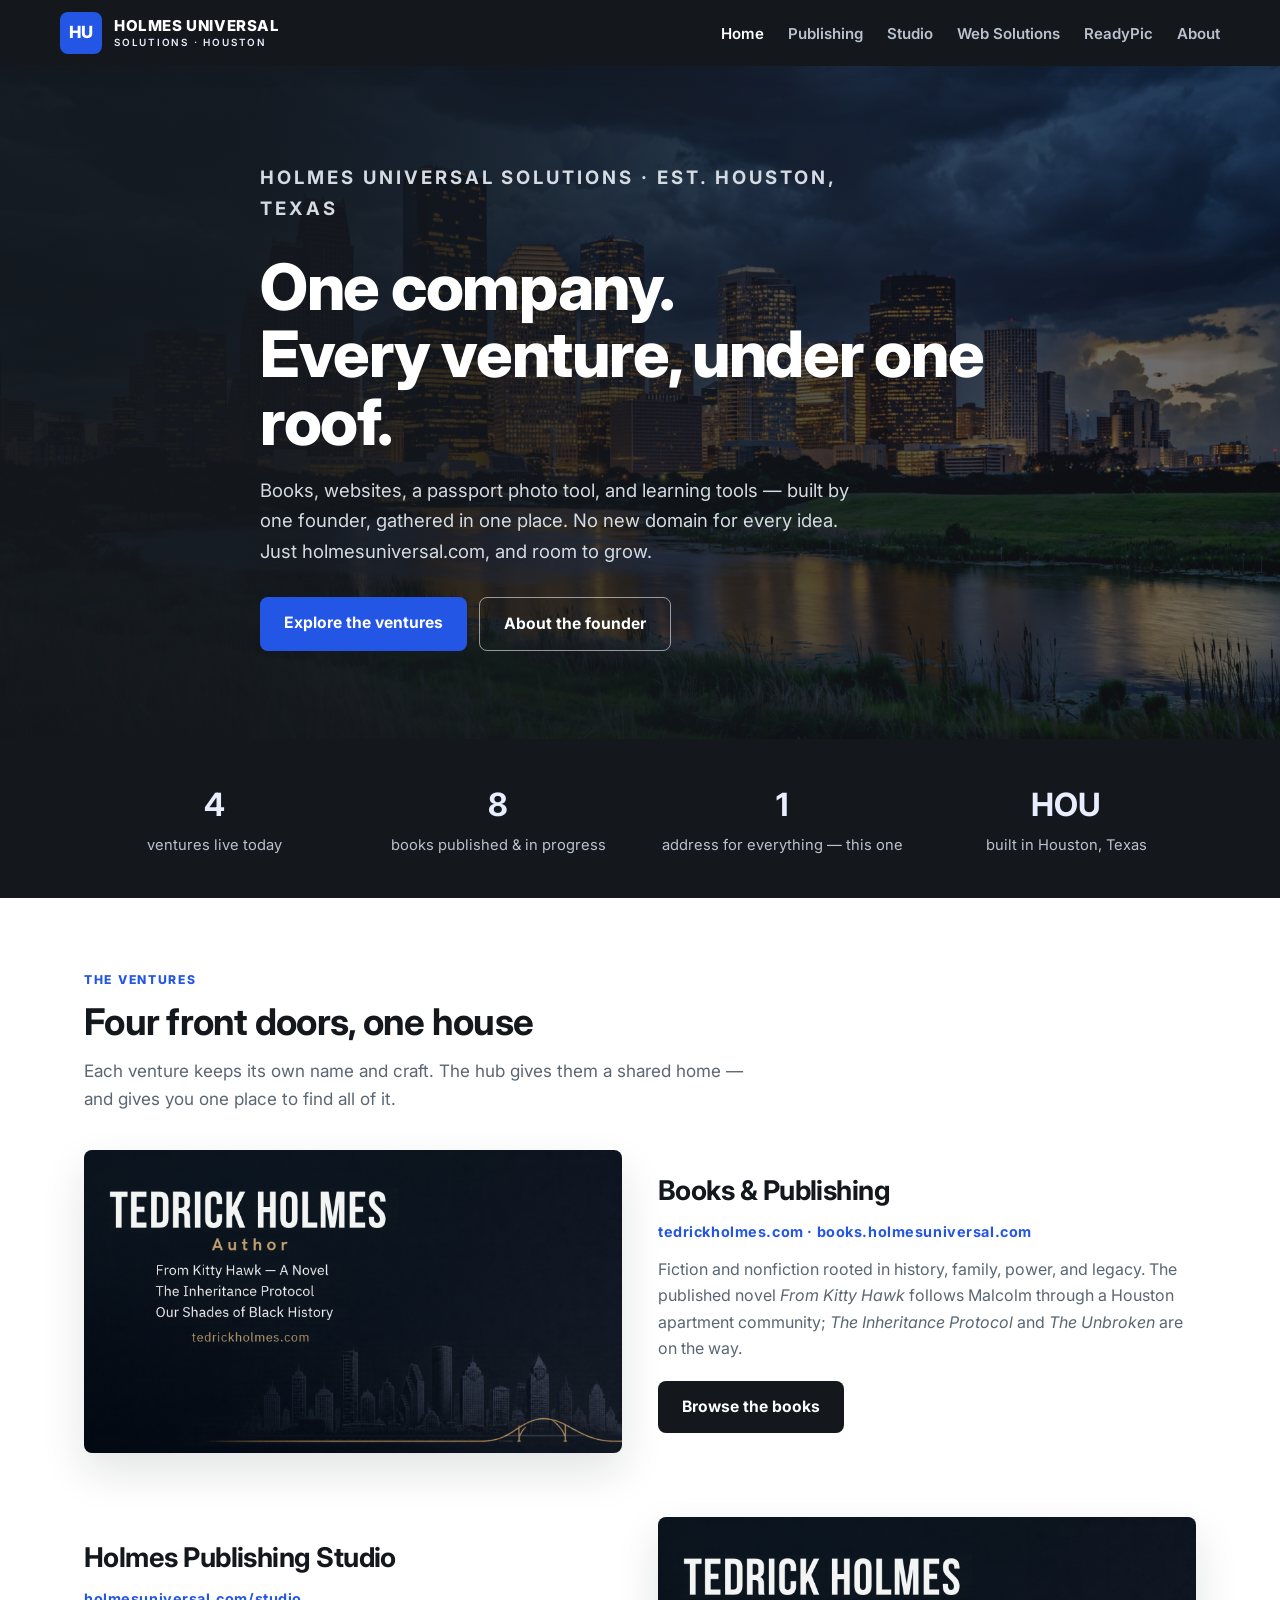
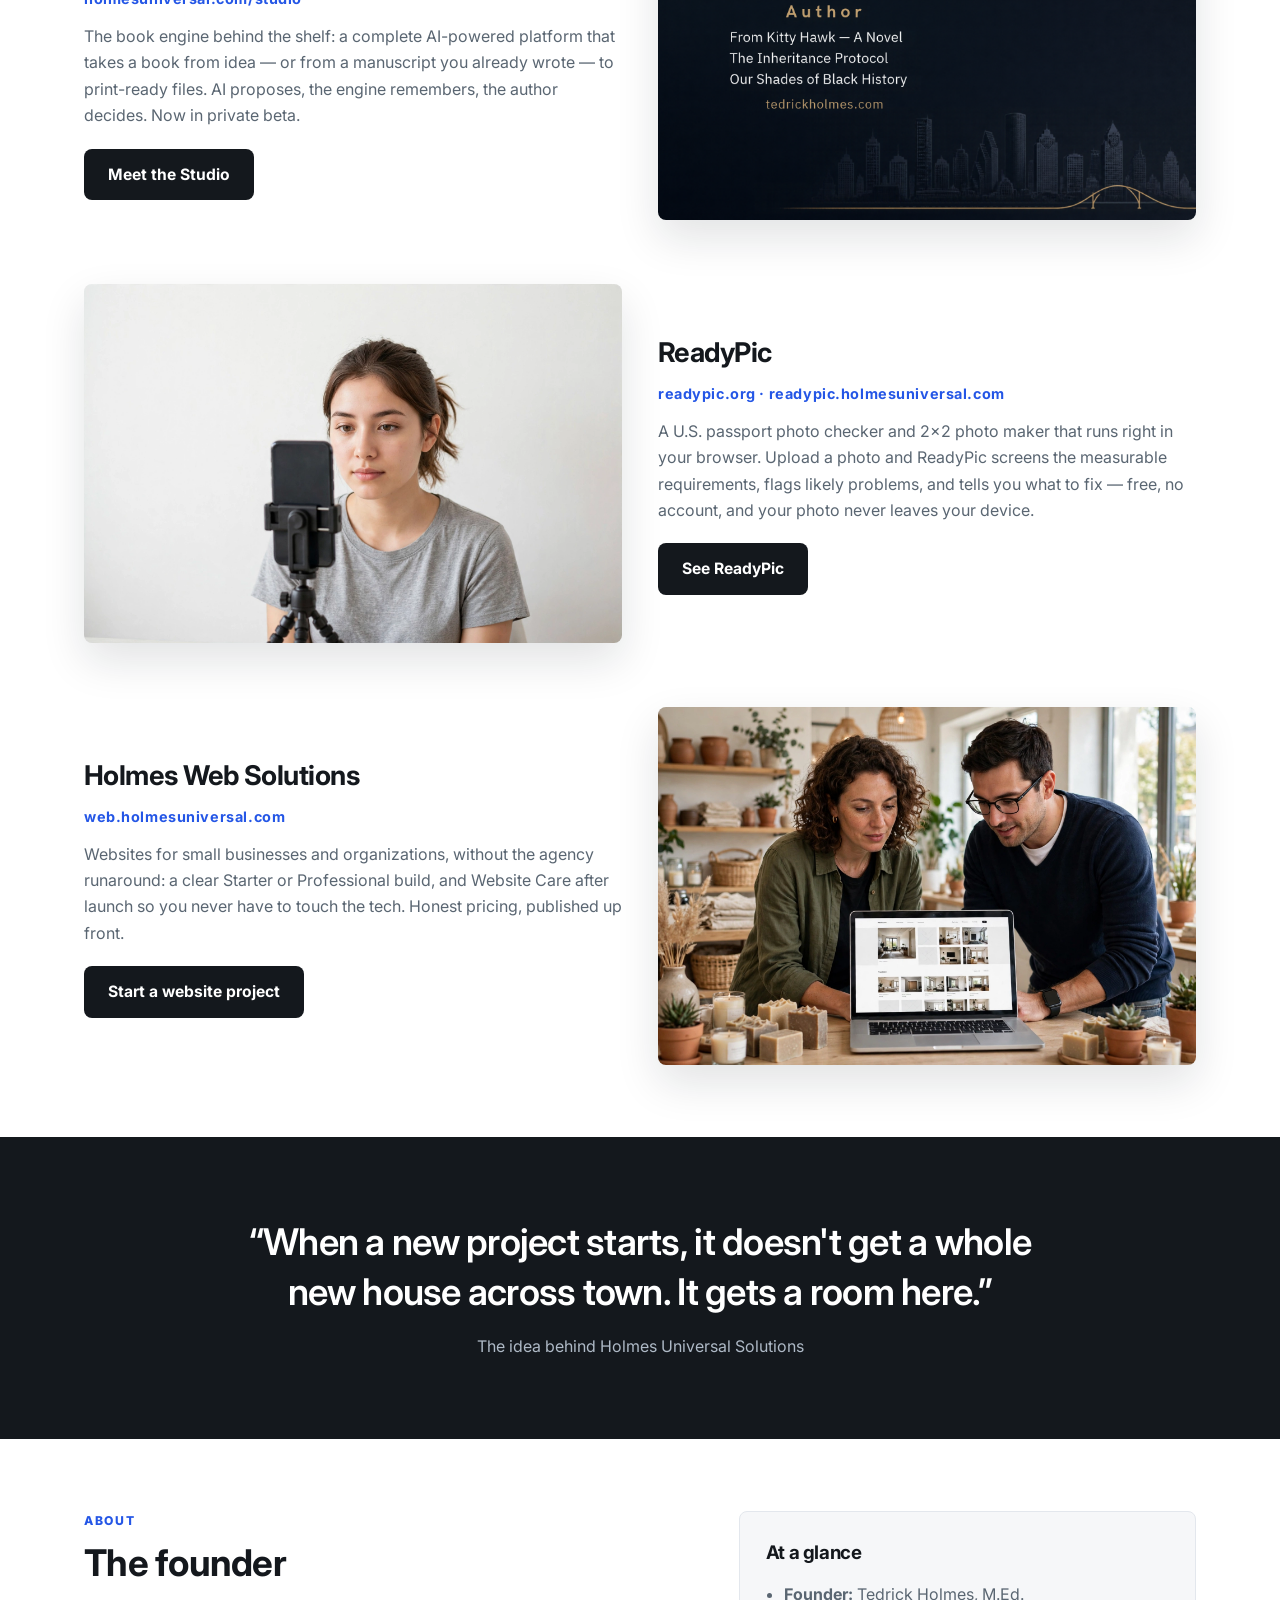
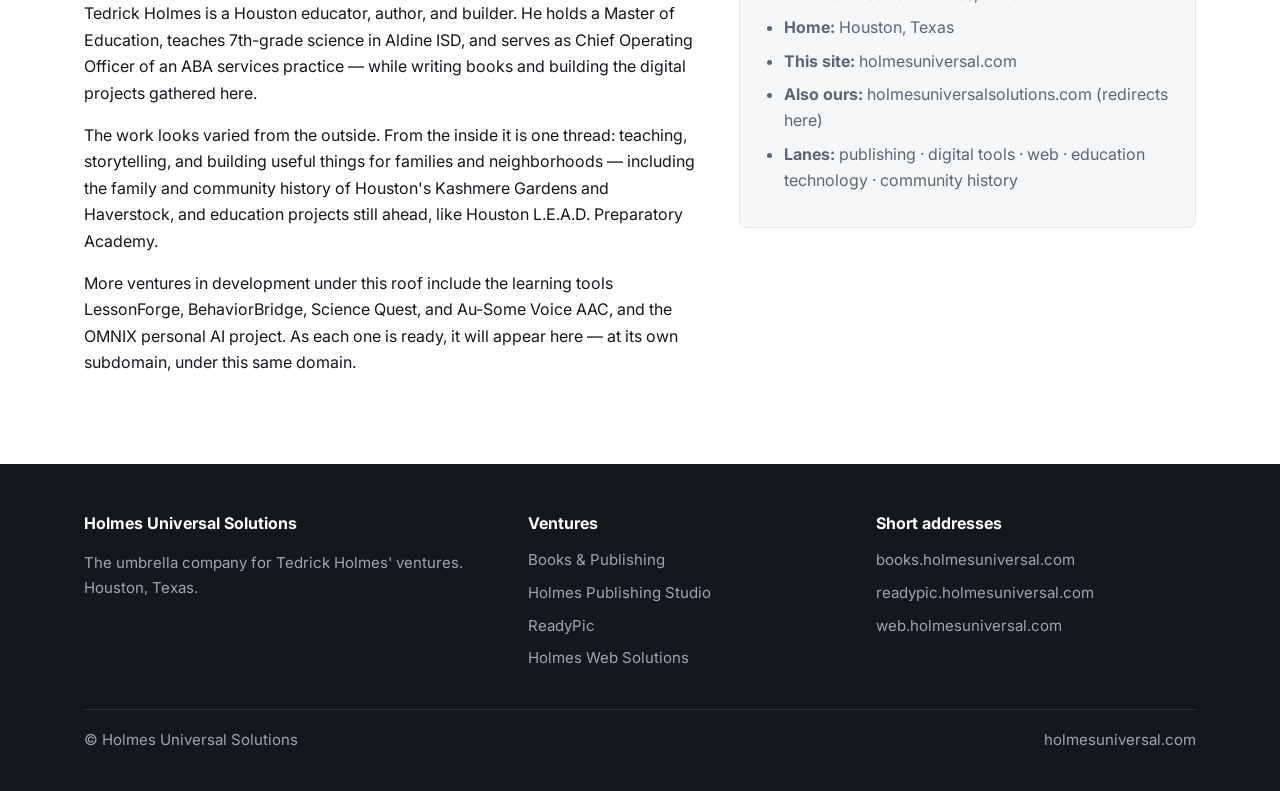
<file: index.html>
<!doctype html>
<html lang="en">
<head>
<meta charset="utf-8">
<meta name="viewport" content="width=device-width, initial-scale=1">
<title>Holmes Universal Solutions | Tedrick Holmes' Ventures — Houston, TX</title>
<meta name="description" content="Holmes Universal Solutions is Tedrick Holmes' Houston umbrella company: books and publishing, Holmes Web Solutions, and ReadyPic, the U.S. passport photo checker — one home at holmesuniversal.com.">
<meta name="author" content="Tedrick Holmes">
<meta name="robots" content="index, follow">
<link rel="canonical" href="https://holmesuniversal.com/">
<meta name="theme-color" content="#14181D">
<link rel="icon" type="image/svg+xml" href="/favicon.svg">
<link rel="preconnect" href="https://fonts.googleapis.com">
<link rel="preconnect" href="https://fonts.gstatic.com" crossorigin>
<meta property="og:type" content="website">
<meta property="og:site_name" content="Holmes Universal Solutions">
<meta property="og:title" content="Holmes Universal Solutions | Tedrick Holmes' Ventures — Houston, TX">
<meta property="og:description" content="Holmes Universal Solutions is Tedrick Holmes' Houston umbrella company: books and publishing, Holmes Web Solutions, and ReadyPic, the U.S. passport photo checker — one home at holmesuniversal.com.">
<meta property="og:url" content="https://holmesuniversal.com/">
<meta property="og:image" content="https://holmesuniversal.com/assets/hero-houston.webp">
<meta name="twitter:card" content="summary_large_image">
<meta name="twitter:title" content="Holmes Universal Solutions | Tedrick Holmes' Ventures — Houston, TX">
<meta name="twitter:description" content="Holmes Universal Solutions is Tedrick Holmes' Houston umbrella company: books and publishing, Holmes Web Solutions, and ReadyPic, the U.S. passport photo checker — one home at holmesuniversal.com.">
<meta name="twitter:image" content="https://holmesuniversal.com/assets/hero-houston.webp">
<script type="application/ld+json">
{
  "@context": "https://schema.org",
  "@type": "Organization",
  "name": "Holmes Universal Solutions",
  "url": "https://holmesuniversal.com/",
  "description": "Houston umbrella company for Tedrick Holmes' publishing, web, and digital tool ventures.",
  "address": { "@type": "PostalAddress", "addressLocality": "Houston", "addressRegion": "TX", "addressCountry": "US" },
  "founder": { "@type": "Person", "name": "Tedrick Holmes", "jobTitle": "Founder", "url": "https://tedrickholmes.com" },
  "sameAs": [ "https://tedrickholmes.com", "https://readypic.org" ],
  "subOrganization": [
    { "@type": "Organization", "name": "Holmes Publishing", "url": "https://holmesuniversal.com/publishing/" },
    { "@type": "Organization", "name": "Holmes Publishing Studio", "url": "https://holmesuniversal.com/studio/" },
    { "@type": "Organization", "name": "Holmes Web Solutions", "url": "https://holmesuniversal.com/web/" },
    { "@type": "Organization", "name": "ReadyPic", "url": "https://readypic.org" }
  ]
}
</script>
<link rel="stylesheet" href="/styles.css">
</head>
<body>

<header class="site-header">
  <div class="wrap nav">
    <a class="brand" href="/"><span class="mono">HU</span><span class="name">HOLMES UNIVERSAL<small>SOLUTIONS &middot; HOUSTON</small></span></a>
    <nav><ul>
      <li><a href="/" class="active">Home</a></li>
      <li><a href="/publishing/">Publishing</a></li>
      <li><a href="/studio/">Studio</a></li>
      <li><a href="/web/">Web Solutions</a></li>
      <li><a href="/readypic/">ReadyPic</a></li>
      <li><a href="#about">About</a></li>
    </ul></nav>
  </div>
</header>

<div class="hero">
  <img class="bg" fetchpriority="high" src="/assets/hero-houston.webp" alt="Downtown Houston skyline at dusk">
  <div class="shade"></div>
  <div class="wrap inner">
    <p class="kicker">Holmes Universal Solutions &middot; Est. Houston, Texas</p>
    <h1>One company.<br>Every venture, under one roof.</h1>
    <p>Books, websites, a passport photo tool, and learning tools — built by one founder, gathered in one place. No new domain for every idea. Just holmesuniversal.com, and room to grow.</p>
    <div class="btns">
      <a class="btn btn-gold" href="#ventures">Explore the ventures</a>
      <a class="btn btn-line" href="#about">About the founder</a>
    </div>
  </div>
</div>

<div class="strip">
  <div class="wrap grid">
    <div><strong>4</strong><span>ventures live today</span></div>
    <div><strong>8</strong><span>books published &amp; in progress</span></div>
    <div><strong>1</strong><span>address for everything — this one</span></div>
    <div><strong>HOU</strong><span>built in Houston, Texas</span></div>
  </div>
</div>

<section id="ventures">
  <div class="wrap">
    <p class="eyebrow">The Ventures</p>
    <h2>Four front doors, one house</h2>
    <p class="lead">Each venture keeps its own name and craft. The hub gives them a shared home — and gives you one place to find all of it.</p>

    <div class="venture">
      <div class="media"><img loading="lazy" decoding="async" src="/assets/books-cover.png" alt="Tedrick Holmes book covers artwork — From Kitty Hawk, The Inheritance Protocol, and Our Shades of Black History"></div>
      <div>
        <h3>Books &amp; Publishing</h3>
        <p class="domain">tedrickholmes.com &middot; books.holmesuniversal.com</p>
        <p>Fiction and nonfiction rooted in history, family, power, and legacy. The published novel <em>From Kitty Hawk</em> follows Malcolm through a Houston apartment community; <em>The Inheritance Protocol</em> and <em>The Unbroken</em> are on the way.</p>
        <a class="btn btn-navy" href="/publishing/">Browse the books</a>
      </div>
    </div>

    <div class="venture reverse">
      <div class="media"><img loading="lazy" decoding="async" src="/assets/books-cover.png" alt="Book covers produced under Holmes Publishing"></div>
      <div>
        <h3>Holmes Publishing Studio</h3>
        <p class="domain">holmesuniversal.com/studio</p>
        <p>The book engine behind the shelf: a complete AI-powered platform that takes a book from idea — or from a manuscript you already wrote — to print-ready files. AI proposes, the engine remembers, the author decides. Now in private beta.</p>
        <a class="btn btn-navy" href="/studio/">Meet the Studio</a>
      </div>
    </div>

    <div class="venture">
      <div class="media"><img loading="lazy" decoding="async" src="/assets/readypic.webp" alt="Taking a passport-style photo at home with a phone on a tripod against a white wall"></div>
      <div>
        <h3>ReadyPic</h3>
        <p class="domain">readypic.org &middot; readypic.holmesuniversal.com</p>
        <p>A U.S. passport photo checker and 2×2 photo maker that runs right in your browser. Upload a photo and ReadyPic screens the measurable requirements, flags likely problems, and tells you what to fix — free, no account, and your photo never leaves your device.</p>
        <a class="btn btn-navy" href="/readypic/">See ReadyPic</a>
      </div>
    </div>

    <div class="venture reverse">
      <div class="media"><img loading="lazy" decoding="async" src="/assets/web.webp" alt="A small business owner reviewing her new website with a designer"></div>
      <div>
        <h3>Holmes Web Solutions</h3>
        <p class="domain">web.holmesuniversal.com</p>
        <p>Websites for small businesses and organizations, without the agency runaround: a clear Starter or Professional build, and Website Care after launch so you never have to touch the tech. Honest pricing, published up front.</p>
        <a class="btn btn-navy" href="/web/">Start a website project</a>
      </div>
    </div>

  </div>
</section>

<div class="manifesto">
  <div class="wrap">
    <blockquote>&ldquo;When a new project starts, it doesn't get a whole new house across town. It gets a room here.&rdquo;</blockquote>
    <p>The idea behind Holmes Universal Solutions</p>
  </div>
</div>

<section id="about">
  <div class="wrap two">
    <div>
      <p class="eyebrow">About</p>
      <h2>The founder</h2>
      <p>Tedrick Holmes is a Houston educator, author, and builder. He holds a Master of Education, teaches 7th-grade science in Aldine ISD, and serves as Chief Operating Officer of an ABA services practice — while writing books and building the digital projects gathered here.</p>
      <p>The work looks varied from the outside. From the inside it is one thread: teaching, storytelling, and building useful things for families and neighborhoods — including the family and community history of Houston's Kashmere Gardens and Haverstock, and education projects still ahead, like Houston L.E.A.D. Preparatory Academy.</p>
      <p>More ventures in development under this roof include the learning tools LessonForge, BehaviorBridge, Science Quest, and Au-Some Voice AAC, and the OMNIX personal AI project. As each one is ready, it will appear here — at its own subdomain, under this same domain.</p>
    </div>
    <aside class="facts">
      <h3 class="serif">At a glance</h3>
      <ul>
        <li><strong>Founder:</strong> Tedrick Holmes, M.Ed.</li>
        <li><strong>Home:</strong> Houston, Texas</li>
        <li><strong>This site:</strong> holmesuniversal.com</li>
        <li><strong>Also ours:</strong> holmesuniversalsolutions.com (redirects here)</li>
        <li><strong>Lanes:</strong> publishing &middot; digital tools &middot; web &middot; education technology &middot; community history</li>
      </ul>
    </aside>
  </div>
</section>

<footer>
  <div class="wrap">
    <div class="cols">
      <div>
        <h4>Holmes Universal Solutions</h4>
        <p>The umbrella company for Tedrick Holmes' ventures.<br>Houston, Texas.</p>
      </div>
      <div>
        <h4>Ventures</h4>
        <ul>
          <li><a href="/publishing/">Books &amp; Publishing</a></li>
          <li><a href="/studio/">Holmes Publishing Studio</a></li>
          <li><a href="/readypic/">ReadyPic</a></li>
          <li><a href="/web/">Holmes Web Solutions</a></li>
        </ul>
      </div>
      <div>
        <h4>Short addresses</h4>
        <ul>
          <li>books.holmesuniversal.com</li>
          <li>readypic.holmesuniversal.com</li>
          <li>web.holmesuniversal.com</li>
        </ul>
      </div>
    </div>
    <div class="fine">
      <span>&copy; Holmes Universal Solutions</span>
      <span>holmesuniversal.com</span>
    </div>
  </div>
</footer>

</body>
</html>
</file>
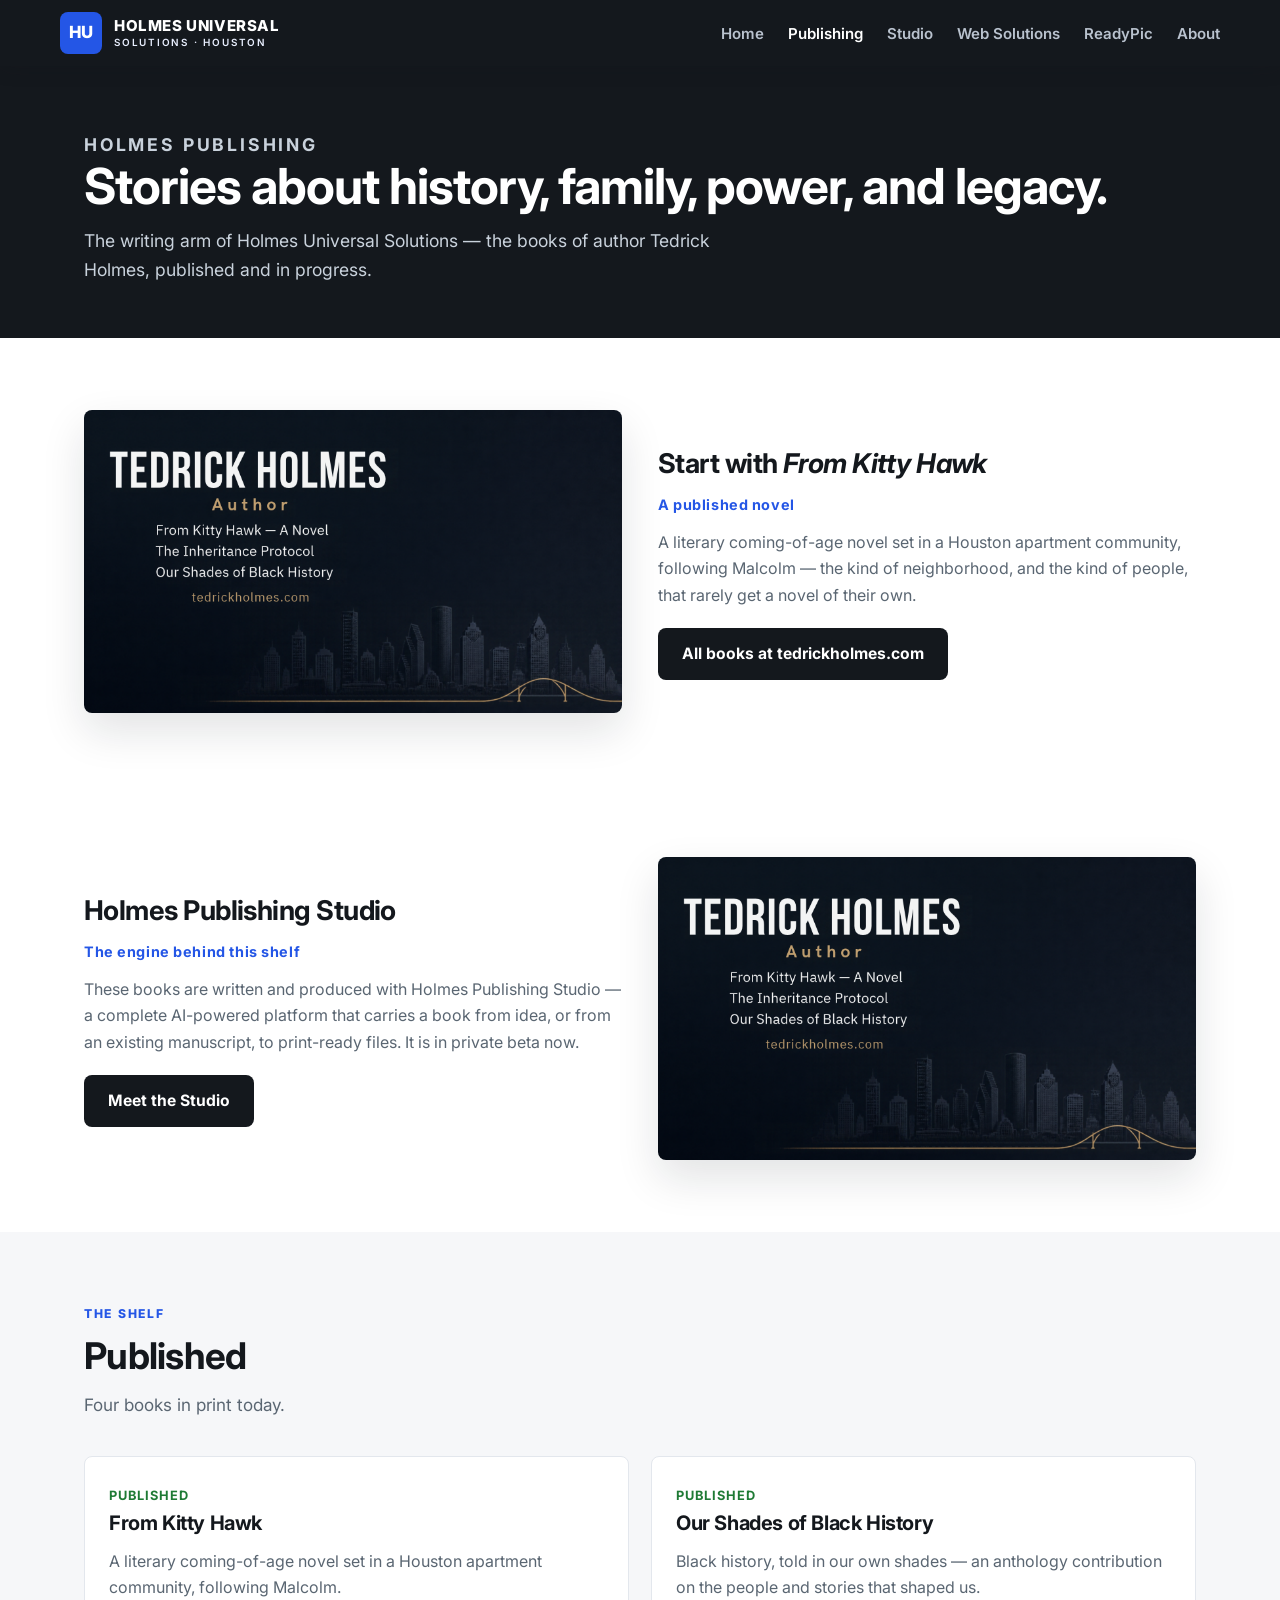
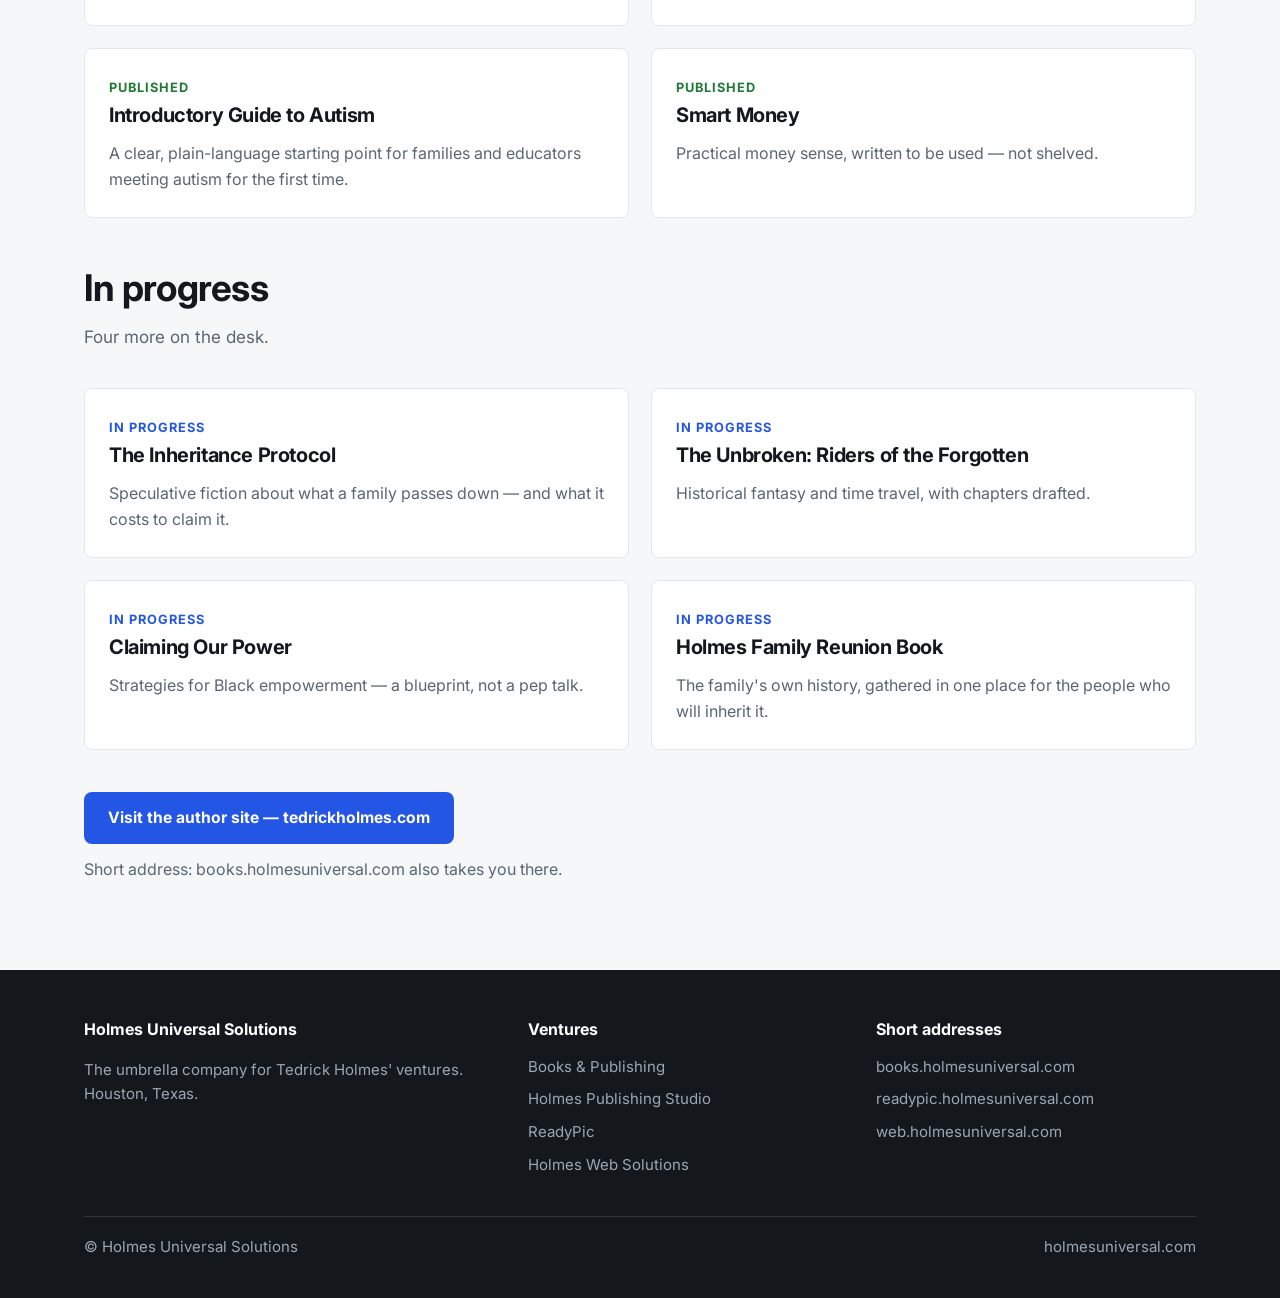
<file: publishing/index.html>
<!doctype html>
<html lang="en">
<head>
<meta charset="utf-8">
<meta name="viewport" content="width=device-width, initial-scale=1">
<title>Books by Tedrick Holmes | Holmes Publishing — Houston Author</title>
<meta name="description" content="The books of Houston author Tedrick Holmes: From Kitty Hawk, Our Shades of Black History, Introductory Guide to Autism, and Smart Money in print, with The Inheritance Protocol and The Unbroken in progress.">
<meta name="author" content="Tedrick Holmes">
<meta name="robots" content="index, follow">
<link rel="canonical" href="https://holmesuniversal.com/publishing/">
<meta name="theme-color" content="#14181D">
<link rel="icon" type="image/svg+xml" href="/favicon.svg">
<link rel="preconnect" href="https://fonts.googleapis.com">
<link rel="preconnect" href="https://fonts.gstatic.com" crossorigin>
<meta property="og:type" content="website">
<meta property="og:site_name" content="Holmes Universal Solutions">
<meta property="og:title" content="Books by Tedrick Holmes | Holmes Publishing — Houston Author">
<meta property="og:description" content="The books of Houston author Tedrick Holmes: From Kitty Hawk, Our Shades of Black History, Introductory Guide to Autism, and Smart Money in print, with The Inheritance Protocol and The Unbroken in progress.">
<meta property="og:url" content="https://holmesuniversal.com/publishing/">
<meta property="og:image" content="https://holmesuniversal.com/assets/books-cover.png">
<meta name="twitter:card" content="summary_large_image">
<meta name="twitter:title" content="Books by Tedrick Holmes | Holmes Publishing — Houston Author">
<meta name="twitter:description" content="The books of Houston author Tedrick Holmes: From Kitty Hawk, Our Shades of Black History, Introductory Guide to Autism, and Smart Money in print, with The Inheritance Protocol and The Unbroken in progress.">
<meta name="twitter:image" content="https://holmesuniversal.com/assets/books-cover.png">
<script type="application/ld+json">
{
  "@context": "https://schema.org",
  "@type": "ItemList",
  "name": "Books by Tedrick Holmes",
  "itemListElement": [
    { "@type": "Book", "position": 1, "name": "From Kitty Hawk", "author": { "@type": "Person", "name": "Tedrick Holmes" }, "genre": "Literary fiction", "url": "https://tedrickholmes.com" },
    { "@type": "Book", "position": 2, "name": "Our Shades of Black History", "author": { "@type": "Person", "name": "Tedrick Holmes" } },
    { "@type": "Book", "position": 3, "name": "Introductory Guide to Autism", "author": { "@type": "Person", "name": "Tedrick Holmes" } },
    { "@type": "Book", "position": 4, "name": "Smart Money", "author": { "@type": "Person", "name": "Tedrick Holmes" } }
  ]
}
</script>
<link rel="stylesheet" href="/styles.css">
</head>
<body>

<header class="site-header">
  <div class="wrap nav">
    <a class="brand" href="/"><span class="mono">HU</span><span class="name">HOLMES UNIVERSAL<small>SOLUTIONS &middot; HOUSTON</small></span></a>
    <nav><ul>
      <li><a href="/">Home</a></li>
      <li><a href="/publishing/" class="active">Publishing</a></li>
      <li><a href="/studio/">Studio</a></li>
      <li><a href="/web/">Web Solutions</a></li>
      <li><a href="/readypic/">ReadyPic</a></li>
      <li><a href="/#about">About</a></li>
    </ul></nav>
  </div>
</header>

<div class="page-hero">
  <div class="wrap">
    <p class="kicker">Holmes Publishing</p>
    <h1>Stories about history, family, power, and legacy.</h1>
    <p>The writing arm of Holmes Universal Solutions — the books of author Tedrick Holmes, published and in progress.</p>
  </div>
</div>

<section>
  <div class="wrap">
    <div class="venture">
      <div class="media"><img src="/assets/books-cover.png" alt="Tedrick Holmes book covers artwork — From Kitty Hawk, The Inheritance Protocol, and Our Shades of Black History"></div>
      <div>
        <h3>Start with <em>From Kitty Hawk</em></h3>
        <p class="domain">A published novel</p>
        <p>A literary coming-of-age novel set in a Houston apartment community, following Malcolm — the kind of neighborhood, and the kind of people, that rarely get a novel of their own.</p>
        <a class="btn btn-navy" href="https://tedrickholmes.com">All books at tedrickholmes.com</a>
      </div>
    </div>
  </div>
</section>

<section>
  <div class="wrap">
    <div class="venture reverse">
      <div class="media"><img loading="lazy" decoding="async" src="/assets/books-cover.png" alt="Book covers produced under Holmes Publishing"></div>
      <div>
        <h3>Holmes Publishing Studio</h3>
        <p class="domain">The engine behind this shelf</p>
        <p>These books are written and produced with Holmes Publishing Studio — a complete AI-powered platform that carries a book from idea, or from an existing manuscript, to print-ready files. It is in private beta now.</p>
        <a class="btn btn-navy" href="/studio/">Meet the Studio</a>
      </div>
    </div>
  </div>
</section>

<section class="soft">
  <div class="wrap">
    <p class="eyebrow">The Shelf</p>
    <h2>Published</h2>
    <p class="lead">Four books in print today.</p>
    <div class="books">
      <article class="book"><span class="status published">Published</span><h3>From Kitty Hawk</h3><p>A literary coming-of-age novel set in a Houston apartment community, following Malcolm.</p></article>
      <article class="book"><span class="status published">Published</span><h3>Our Shades of Black History</h3><p>Black history, told in our own shades — an anthology contribution on the people and stories that shaped us.</p></article>
      <article class="book"><span class="status published">Published</span><h3>Introductory Guide to Autism</h3><p>A clear, plain-language starting point for families and educators meeting autism for the first time.</p></article>
      <article class="book"><span class="status published">Published</span><h3>Smart Money</h3><p>Practical money sense, written to be used — not shelved.</p></article>
    </div>

    <h2 style="margin-top:48px">In progress</h2>
    <p class="lead">Four more on the desk.</p>
    <div class="books">
      <article class="book"><span class="status progress">In progress</span><h3>The Inheritance Protocol</h3><p>Speculative fiction about what a family passes down — and what it costs to claim it.</p></article>
      <article class="book"><span class="status progress">In progress</span><h3>The Unbroken: Riders of the Forgotten</h3><p>Historical fantasy and time travel, with chapters drafted.</p></article>
      <article class="book"><span class="status progress">In progress</span><h3>Claiming Our Power</h3><p>Strategies for Black empowerment — a blueprint, not a pep talk.</p></article>
      <article class="book"><span class="status progress">In progress</span><h3>Holmes Family Reunion Book</h3><p>The family's own history, gathered in one place for the people who will inherit it.</p></article>
    </div>

    <div style="margin-top:42px">
      <a class="btn btn-gold" href="https://tedrickholmes.com">Visit the author site — tedrickholmes.com</a>
      <p style="color:var(--muted);margin-top:12px">Short address: books.holmesuniversal.com also takes you there.</p>
    </div>
  </div>
</section>

<footer>
  <div class="wrap">
    <div class="cols">
      <div><h4>Holmes Universal Solutions</h4><p>The umbrella company for Tedrick Holmes' ventures.<br>Houston, Texas.</p></div>
      <div><h4>Ventures</h4><ul><li><a href="/publishing/">Books &amp; Publishing</a></li><li><a href="/studio/">Holmes Publishing Studio</a></li><li><a href="/readypic/">ReadyPic</a></li><li><a href="/web/">Holmes Web Solutions</a></li></ul></div>
      <div><h4>Short addresses</h4><ul><li>books.holmesuniversal.com</li><li>readypic.holmesuniversal.com</li><li>web.holmesuniversal.com</li></ul></div>
    </div>
    <div class="fine"><span>&copy; Holmes Universal Solutions</span><span>holmesuniversal.com</span></div>
  </div>
</footer>

</body>
</html>
</file>
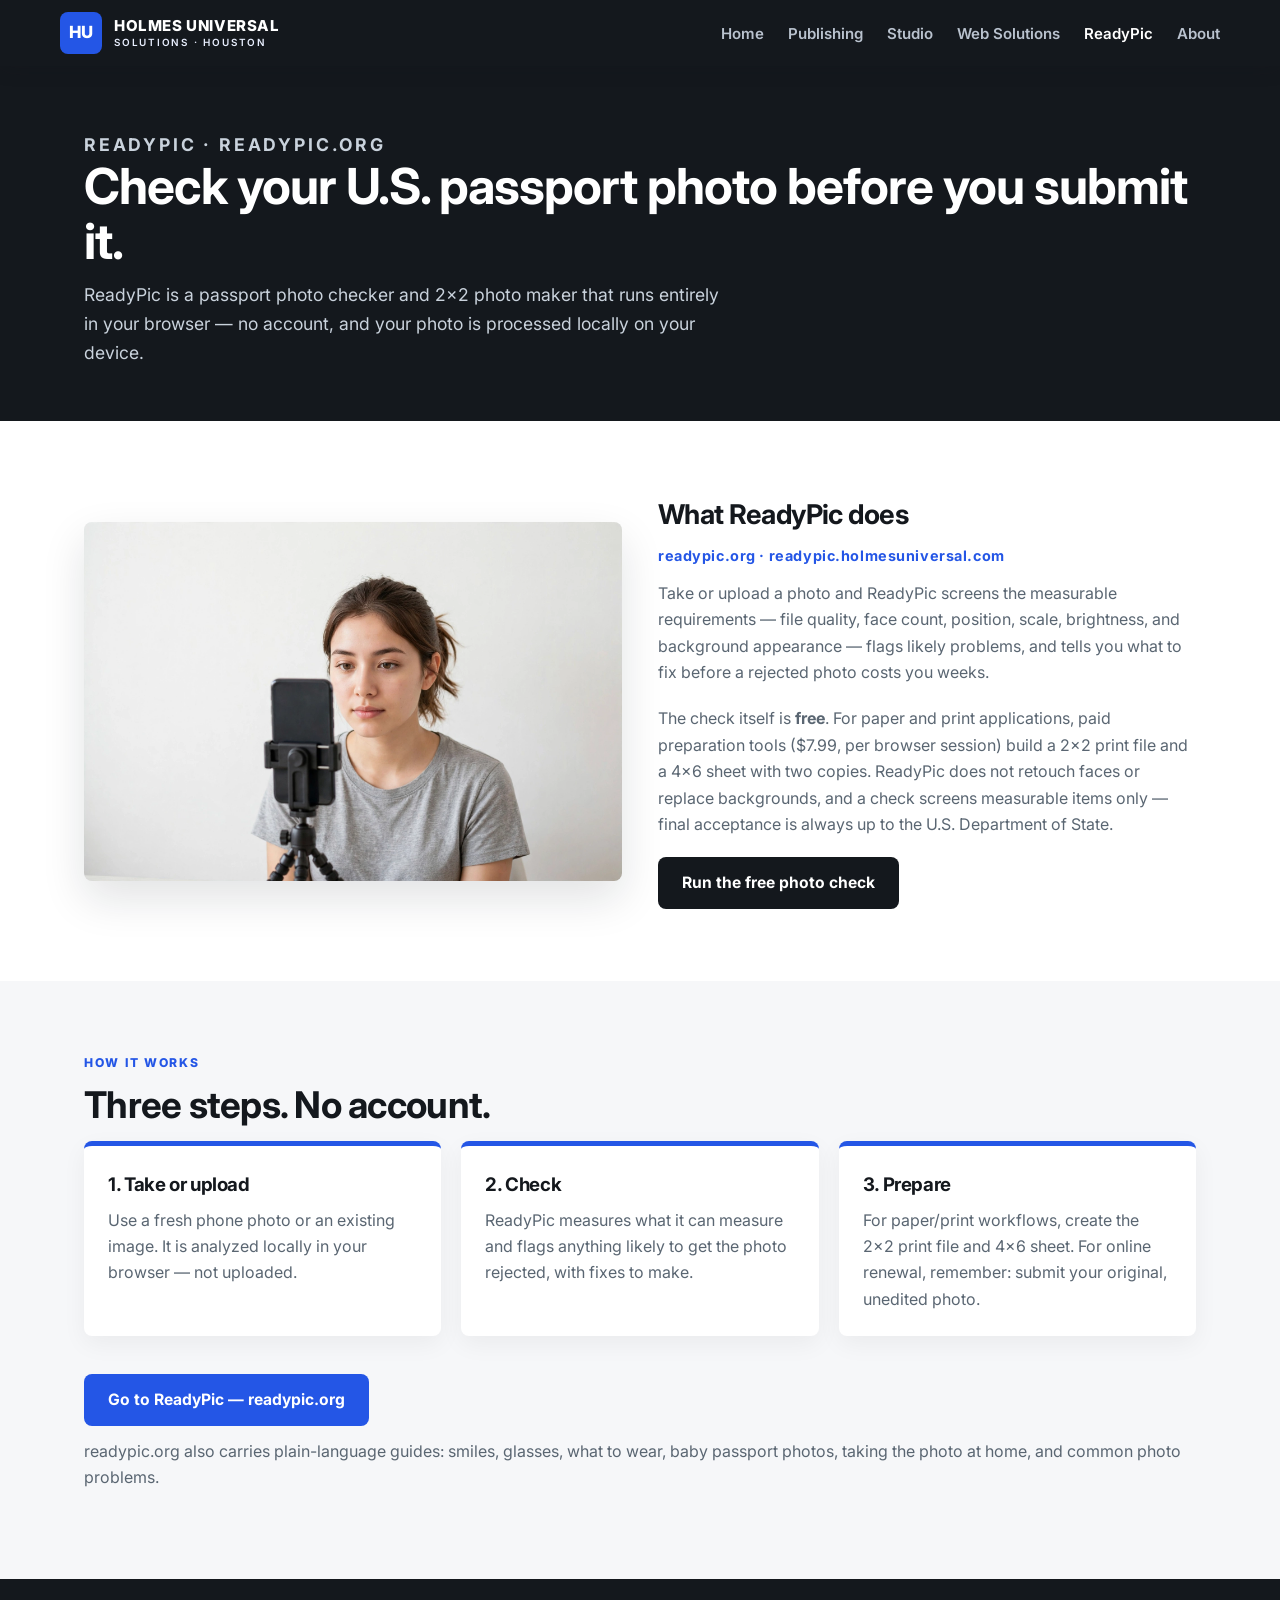
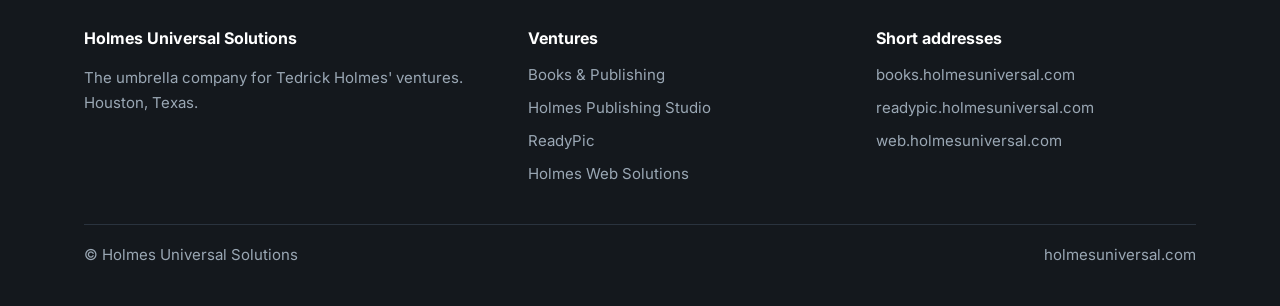
<file: readypic/index.html>
<!doctype html>
<html lang="en">
<head>
<meta charset="utf-8">
<meta name="viewport" content="width=device-width, initial-scale=1">
<title>ReadyPic — Free U.S. Passport Photo Checker & 2×2 Photo Maker</title>
<meta name="description" content="Check your U.S. passport photo before you submit it: ReadyPic screens measurable requirements in your browser — free, no account, processed locally — and builds a 2×2 print file for paper applications.">
<meta name="author" content="Tedrick Holmes">
<meta name="robots" content="index, follow">
<link rel="canonical" href="https://holmesuniversal.com/readypic/">
<meta name="theme-color" content="#14181D">
<link rel="icon" type="image/svg+xml" href="/favicon.svg">
<link rel="preconnect" href="https://fonts.googleapis.com">
<link rel="preconnect" href="https://fonts.gstatic.com" crossorigin>
<meta property="og:type" content="website">
<meta property="og:site_name" content="Holmes Universal Solutions">
<meta property="og:title" content="ReadyPic — Free U.S. Passport Photo Checker & 2×2 Photo Maker">
<meta property="og:description" content="Check your U.S. passport photo before you submit it: ReadyPic screens measurable requirements in your browser — free, no account, processed locally — and builds a 2×2 print file for paper applications.">
<meta property="og:url" content="https://holmesuniversal.com/readypic/">
<meta property="og:image" content="https://holmesuniversal.com/assets/readypic.webp">
<meta name="twitter:card" content="summary_large_image">
<meta name="twitter:title" content="ReadyPic — Free U.S. Passport Photo Checker & 2×2 Photo Maker">
<meta name="twitter:description" content="Check your U.S. passport photo before you submit it: ReadyPic screens measurable requirements in your browser — free, no account, processed locally — and builds a 2×2 print file for paper applications.">
<meta name="twitter:image" content="https://holmesuniversal.com/assets/readypic.webp">
<script type="application/ld+json">
{
  "@context": "https://schema.org",
  "@type": "Product",
  "name": "ReadyPic — U.S. Passport Photo Checker & 2x2 Photo Maker",
  "url": "https://readypic.org",
  "description": "Browser-based U.S. passport photo checker: free photo check with local in-browser processing and no account, plus paid preparation tools that build a 2x2 print file and 4x6 sheet for paper/print workflows.",
  "brand": { "@type": "Organization", "name": "Holmes Universal Solutions", "url": "https://holmesuniversal.com/" },
  "offers": { "@type": "Offer", "url": "https://readypic.org", "price": "7.99", "priceCurrency": "USD", "availability": "https://schema.org/InStock" }
}
</script>
<link rel="stylesheet" href="/styles.css">
</head>
<body>

<header class="site-header">
  <div class="wrap nav">
    <a class="brand" href="/"><span class="mono">HU</span><span class="name">HOLMES UNIVERSAL<small>SOLUTIONS &middot; HOUSTON</small></span></a>
    <nav><ul>
      <li><a href="/">Home</a></li>
      <li><a href="/publishing/">Publishing</a></li>
      <li><a href="/studio/">Studio</a></li>
      <li><a href="/web/">Web Solutions</a></li>
      <li><a href="/readypic/" class="active">ReadyPic</a></li>
      <li><a href="/#about">About</a></li>
    </ul></nav>
  </div>
</header>

<div class="page-hero">
  <div class="wrap">
    <p class="kicker">ReadyPic &middot; readypic.org</p>
    <h1>Check your U.S. passport photo before you submit it.</h1>
    <p>ReadyPic is a passport photo checker and 2×2 photo maker that runs entirely in your browser — no account, and your photo is processed locally on your device.</p>
  </div>
</div>

<section>
  <div class="wrap">
    <div class="venture">
      <div class="media"><img src="/assets/readypic.webp" alt="Taking a passport-style photo at home with a phone on a tripod against a white wall"></div>
      <div>
        <h3>What ReadyPic does</h3>
        <p class="domain">readypic.org &middot; readypic.holmesuniversal.com</p>
        <p>Take or upload a photo and ReadyPic screens the measurable requirements — file quality, face count, position, scale, brightness, and background appearance — flags likely problems, and tells you what to fix before a rejected photo costs you weeks.</p>
        <p>The check itself is <strong>free</strong>. For paper and print applications, paid preparation tools ($7.99, per browser session) build a 2×2 print file and a 4×6 sheet with two copies. ReadyPic does not retouch faces or replace backgrounds, and a check screens measurable items only — final acceptance is always up to the U.S. Department of State.</p>
        <a class="btn btn-navy" href="https://readypic.org">Run the free photo check</a>
      </div>
    </div>
  </div>
</section>

<section class="soft">
  <div class="wrap">
    <p class="eyebrow">How It Works</p>
    <h2>Three steps. No account.</h2>
    <div class="steps">
      <div class="step"><h3>1. Take or upload</h3><p>Use a fresh phone photo or an existing image. It is analyzed locally in your browser — not uploaded.</p></div>
      <div class="step"><h3>2. Check</h3><p>ReadyPic measures what it can measure and flags anything likely to get the photo rejected, with fixes to make.</p></div>
      <div class="step"><h3>3. Prepare</h3><p>For paper/print workflows, create the 2×2 print file and 4×6 sheet. For online renewal, remember: submit your original, unedited photo.</p></div>
    </div>
    <div style="margin-top:38px">
      <a class="btn btn-gold" href="https://readypic.org">Go to ReadyPic — readypic.org</a>
      <p style="color:var(--muted);margin-top:12px">readypic.org also carries plain-language guides: smiles, glasses, what to wear, baby passport photos, taking the photo at home, and common photo problems.</p>
    </div>
  </div>
</section>

<footer>
  <div class="wrap">
    <div class="cols">
      <div><h4>Holmes Universal Solutions</h4><p>The umbrella company for Tedrick Holmes' ventures.<br>Houston, Texas.</p></div>
      <div><h4>Ventures</h4><ul><li><a href="/publishing/">Books &amp; Publishing</a></li><li><a href="/studio/">Holmes Publishing Studio</a></li><li><a href="/readypic/">ReadyPic</a></li><li><a href="/web/">Holmes Web Solutions</a></li></ul></div>
      <div><h4>Short addresses</h4><ul><li>books.holmesuniversal.com</li><li>readypic.holmesuniversal.com</li><li>web.holmesuniversal.com</li></ul></div>
    </div>
    <div class="fine"><span>&copy; Holmes Universal Solutions</span><span>holmesuniversal.com</span></div>
  </div>
</footer>

</body>
</html>
</file>
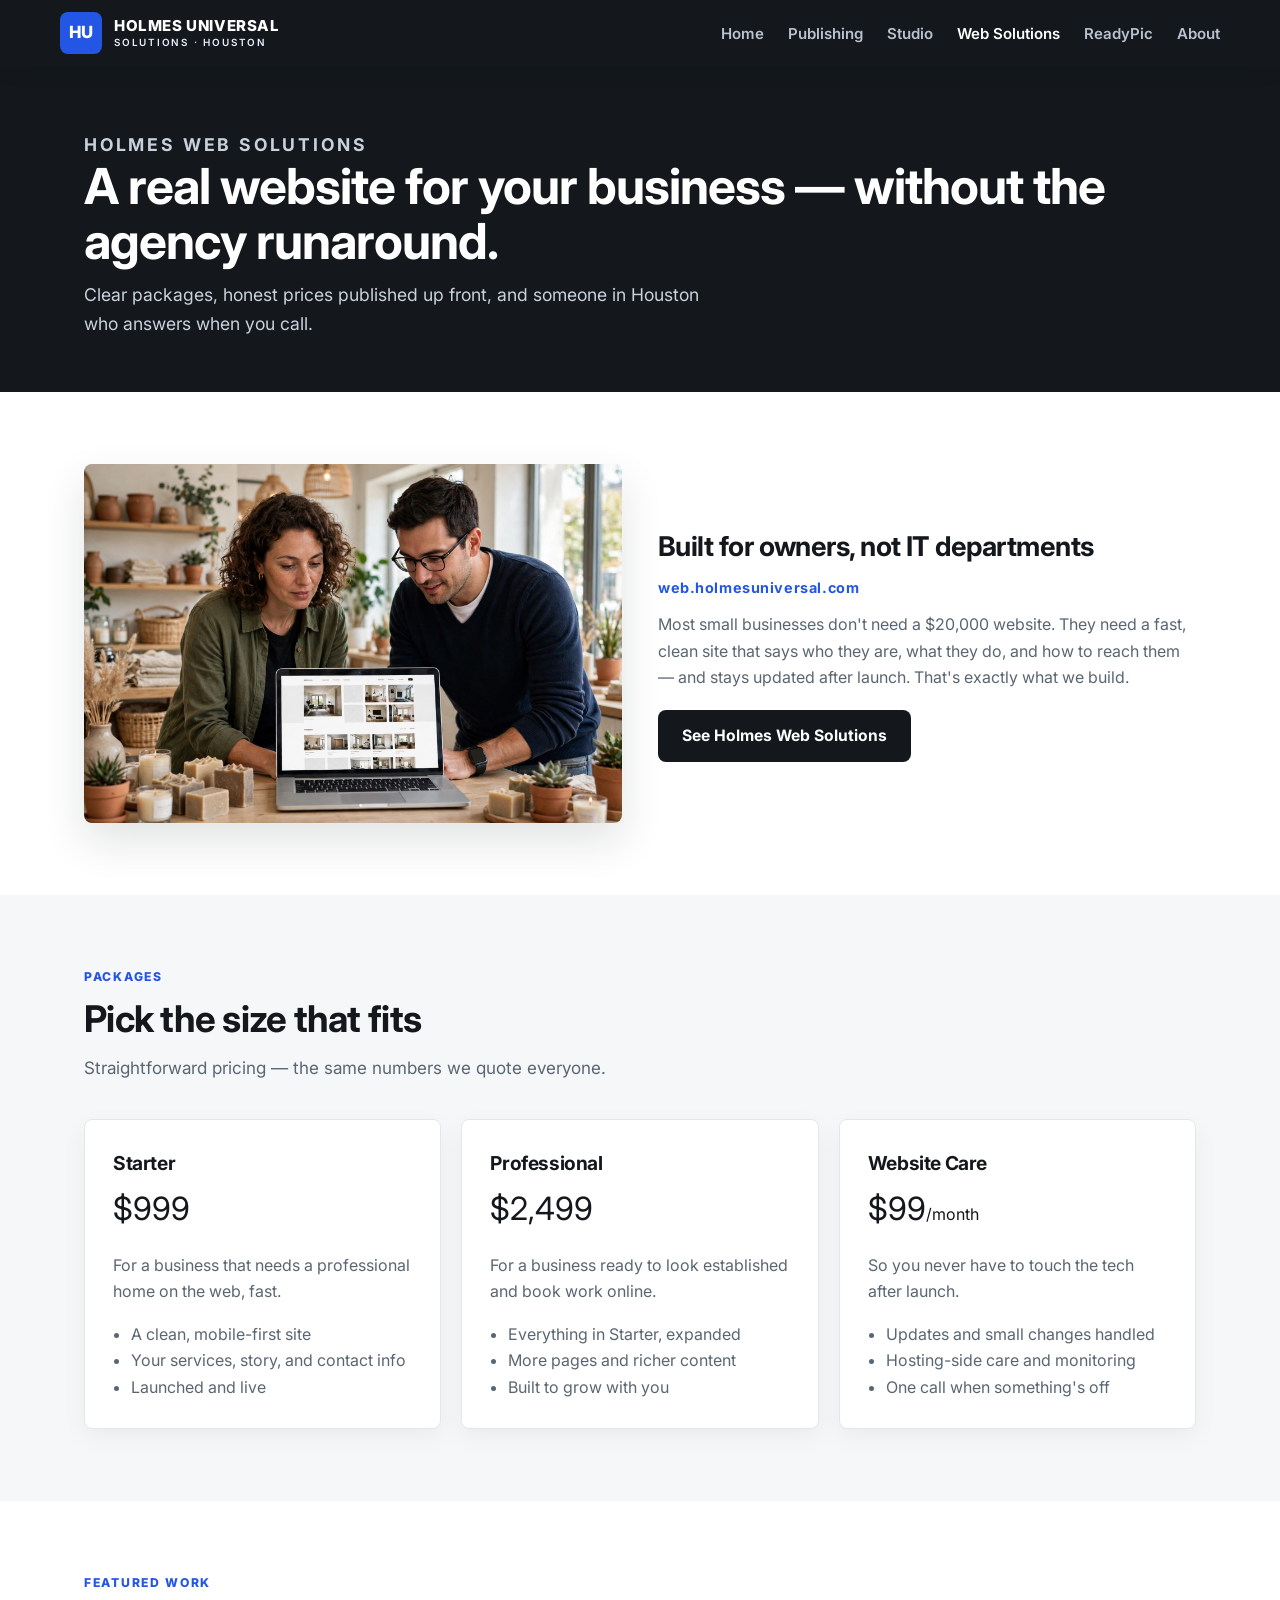
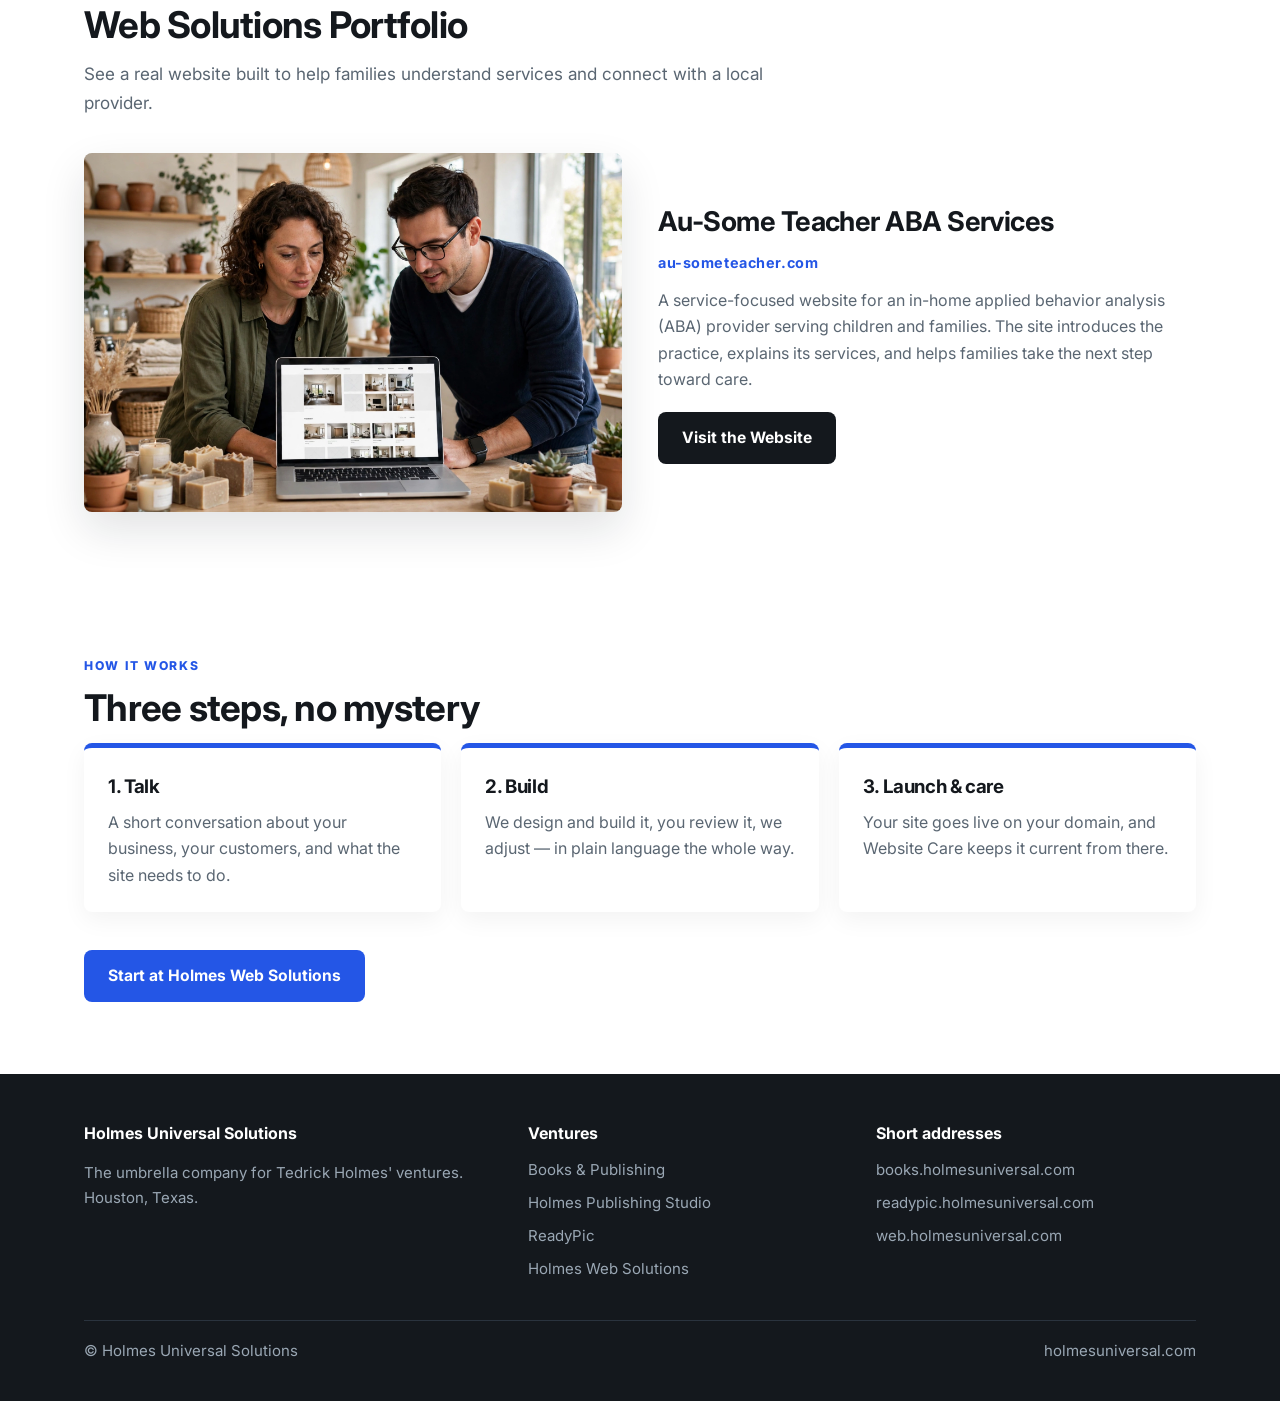
<file: web/index.html>
<!doctype html>
<html lang="en">
<head>
<meta charset="utf-8">
<meta name="viewport" content="width=device-width, initial-scale=1">
<title>Small Business Website Design in Houston | Holmes Web Solutions — $999 Starter</title>
<meta name="description" content="Holmes Web Solutions builds straightforward small business websites in Houston: Starter $999, Professional $2,499, Website Care $99/month. Clear packages, honest prices, local support.">
<meta name="author" content="Tedrick Holmes">
<meta name="robots" content="index, follow">
<link rel="canonical" href="https://holmesuniversal.com/web/">
<meta name="theme-color" content="#14181D">
<link rel="icon" type="image/svg+xml" href="/favicon.svg">
<link rel="preconnect" href="https://fonts.googleapis.com">
<link rel="preconnect" href="https://fonts.gstatic.com" crossorigin>
<meta property="og:type" content="website">
<meta property="og:site_name" content="Holmes Universal Solutions">
<meta property="og:title" content="Small Business Website Design in Houston | Holmes Web Solutions — $999 Starter">
<meta property="og:description" content="Holmes Web Solutions builds straightforward small business websites in Houston: Starter $999, Professional $2,499, Website Care $99/month. Clear packages, honest prices, local support.">
<meta property="og:url" content="https://holmesuniversal.com/web/">
<meta property="og:image" content="https://holmesuniversal.com/assets/web.webp">
<meta name="twitter:card" content="summary_large_image">
<meta name="twitter:title" content="Small Business Website Design in Houston | Holmes Web Solutions — $999 Starter">
<meta name="twitter:description" content="Holmes Web Solutions builds straightforward small business websites in Houston: Starter $999, Professional $2,499, Website Care $99/month. Clear packages, honest prices, local support.">
<meta name="twitter:image" content="https://holmesuniversal.com/assets/web.webp">
<script type="application/ld+json">
{
  "@context": "https://schema.org",
  "@type": "ProfessionalService",
  "name": "Holmes Web Solutions",
  "url": "https://holmesuniversal.com/web/",
  "description": "Small business website design in Houston: Starter websites, Professional websites, and monthly Website Care.",
  "areaServed": "Houston, Texas",
  "parentOrganization": { "@type": "Organization", "name": "Holmes Universal Solutions", "url": "https://holmesuniversal.com/" },
  "makesOffer": [
    { "@type": "Offer", "name": "Starter Website", "price": "999", "priceCurrency": "USD" },
    { "@type": "Offer", "name": "Professional Website", "price": "2499", "priceCurrency": "USD" },
    { "@type": "Offer", "name": "Website Care", "price": "99", "priceCurrency": "USD" }
  ]
}
</script>
<link rel="stylesheet" href="/styles.css">
</head>
<body>

<header class="site-header">
  <div class="wrap nav">
    <a class="brand" href="/"><span class="mono">HU</span><span class="name">HOLMES UNIVERSAL<small>SOLUTIONS &middot; HOUSTON</small></span></a>
    <nav><ul>
      <li><a href="/">Home</a></li>
      <li><a href="/publishing/">Publishing</a></li>
      <li><a href="/studio/">Studio</a></li>
      <li><a href="/web/" class="active">Web Solutions</a></li>
      <li><a href="/readypic/">ReadyPic</a></li>
      <li><a href="/#about">About</a></li>
    </ul></nav>
  </div>
</header>

<div class="page-hero">
  <div class="wrap">
    <p class="kicker">Holmes Web Solutions</p>
    <h1>A real website for your business — without the agency runaround.</h1>
    <p>Clear packages, honest prices published up front, and someone in Houston who answers when you call.</p>
  </div>
</div>

<section>
  <div class="wrap">
    <div class="venture">
      <div class="media"><img src="/assets/web.webp" alt="A small business owner reviewing her new website with a designer"></div>
      <div>
        <h3>Built for owners, not IT departments</h3>
        <p class="domain">web.holmesuniversal.com</p>
        <p>Most small businesses don't need a $20,000 website. They need a fast, clean site that says who they are, what they do, and how to reach them — and stays updated after launch. That's exactly what we build.</p>
        <a class="btn btn-navy" href="https://holmes-web-solutions.tedrickdh.workers.dev">See Holmes Web Solutions</a>
      </div>
    </div>
  </div>
</section>

<section class="soft">
  <div class="wrap">
    <p class="eyebrow">Packages</p>
    <h2>Pick the size that fits</h2>
    <p class="lead">Straightforward pricing — the same numbers we quote everyone.</p>
    <div class="pkgs">
      <article class="pkg">
        <h3>Starter</h3>
        <div class="price">$999</div>
        <p>For a business that needs a professional home on the web, fast.</p>
        <ul><li>A clean, mobile-first site</li><li>Your services, story, and contact info</li><li>Launched and live</li></ul>
      </article>
      <article class="pkg">
        <h3>Professional</h3>
        <div class="price">$2,499</div>
        <p>For a business ready to look established and book work online.</p>
        <ul><li>Everything in Starter, expanded</li><li>More pages and richer content</li><li>Built to grow with you</li></ul>
      </article>
      <article class="pkg">
        <h3>Website Care</h3>
        <div class="price">$99<span style="font-size:1rem">/month</span></div>
        <p>So you never have to touch the tech after launch.</p>
        <ul><li>Updates and small changes handled</li><li>Hosting-side care and monitoring</li><li>One call when something's off</li></ul>
      </article>
    </div>
  </div>
</section>

<section>
  <div class="wrap">
    <p class="eyebrow">Featured Work</p>
    <h2>Web Solutions Portfolio</h2>
    <p class="lead">See a real website built to help families understand services and connect with a local provider.</p>
    <div class="venture">
      <div class="media"><img loading="lazy" src="/assets/web.webp" alt="Holmes Web Solutions featured website project"></div>
      <div>
        <h3>Au-Some Teacher ABA Services</h3>
        <p class="domain">au-someteacher.com</p>
        <p>A service-focused website for an in-home applied behavior analysis (ABA) provider serving children and families. The site introduces the practice, explains its services, and helps families take the next step toward care.</p>
        <a class="btn btn-navy" href="https://au-someteacher.com/" target="_blank" rel="noopener noreferrer">Visit the Website</a>
      </div>
    </div>
  </div>
</section>

<section>
  <div class="wrap">
    <p class="eyebrow">How It Works</p>
    <h2>Three steps, no mystery</h2>
    <div class="steps">
      <div class="step"><h3>1. Talk</h3><p>A short conversation about your business, your customers, and what the site needs to do.</p></div>
      <div class="step"><h3>2. Build</h3><p>We design and build it, you review it, we adjust — in plain language the whole way.</p></div>
      <div class="step"><h3>3. Launch &amp; care</h3><p>Your site goes live on your domain, and Website Care keeps it current from there.</p></div>
    </div>
    <div style="margin-top:38px">
      <a class="btn btn-gold" href="https://holmes-web-solutions.tedrickdh.workers.dev">Start at Holmes Web Solutions</a>
    </div>
  </div>
</section>

<footer>
  <div class="wrap">
    <div class="cols">
      <div><h4>Holmes Universal Solutions</h4><p>The umbrella company for Tedrick Holmes' ventures.<br>Houston, Texas.</p></div>
      <div><h4>Ventures</h4><ul><li><a href="/publishing/">Books &amp; Publishing</a></li><li><a href="/studio/">Holmes Publishing Studio</a></li><li><a href="/readypic/">ReadyPic</a></li><li><a href="/web/">Holmes Web Solutions</a></li></ul></div>
      <div><h4>Short addresses</h4><ul><li>books.holmesuniversal.com</li><li>readypic.holmesuniversal.com</li><li>web.holmesuniversal.com</li></ul></div>
    </div>
    <div class="fine"><span>&copy; Holmes Universal Solutions</span><span>holmesuniversal.com</span></div>
  </div>
</footer>

</body>
</html>
</file>
<file: styles.css>
@import url('https://fonts.googleapis.com/css2?family=Inter:wght@400;500;600;700;800&display=swap');

:root{
  --navy:#14181d; --navy-2:#1c232b; --gold:#2456e6; --gold-soft:#e8eefe;
  --paper:#f6f7f9; --ink:#14181d; --muted:#5a6672; --line:#e3e7ed; --card:#fff;
}
*{box-sizing:border-box}
html{scroll-behavior:smooth}
body{margin:0;font-family:'Inter',system-ui,-apple-system,"Segoe UI",Roboto,sans-serif;color:var(--ink);background:#fff;line-height:1.65}
h1,h2,h3,.serif{font-family:'Inter',system-ui,-apple-system,"Segoe UI",Roboto,sans-serif;letter-spacing:-0.02em}
a{color:inherit}
img{max-width:100%;display:block}
.wrap{max-width:1160px;margin:0 auto;padding:0 24px}

/* Header */
.site-header{position:sticky;top:0;z-index:30;background:var(--navy);color:#fff;box-shadow:0 2px 18px rgba(20,24,29,.18)}
.nav{display:flex;align-items:center;justify-content:space-between;gap:20px;padding:12px 0}
.brand{display:flex;align-items:center;gap:12px;text-decoration:none}
.mono{background:var(--gold);color:#fff;font-family:'Inter',system-ui,sans-serif;font-weight:800;width:42px;height:42px;border-radius:8px;display:flex;align-items:center;justify-content:center;font-size:1.05rem;letter-spacing:.02em}
.brand .name{font-weight:800;letter-spacing:.04em;font-size:.94rem;line-height:1.25}
.brand .name small{display:block;color:var(--gold-soft);font-weight:600;letter-spacing:.18em;font-size:.62rem}
nav ul{display:flex;gap:24px;list-style:none;margin:0;padding:0}
nav a{text-decoration:none;color:#b9c2ce;font-weight:600;font-size:.94rem}
nav a:hover,nav a.active{color:#fff}
@media(max-width:720px){nav ul{gap:15px}nav a{font-size:.86rem}.brand .name{font-size:.82rem}}

/* Hero */
.hero{position:relative;color:#fff;background:var(--navy)}
.hero .bg{position:absolute;inset:0;width:100%;height:100%;object-fit:cover;opacity:.55}
.hero .shade{position:absolute;inset:0;background:linear-gradient(90deg,rgba(20,24,29,.92) 20%,rgba(20,24,29,.55) 60%,rgba(20,24,29,.25))}
.hero .inner{position:relative;padding:96px 0 88px;max-width:760px}
.kicker{color:var(--gold-soft);font-weight:700;text-transform:uppercase;letter-spacing:.16em;font-size:.78rem;margin:0 0 16px}
.hero h1{font-size:clamp(2.4rem,5.4vw,4rem);line-height:1.05;margin:0 0 20px;font-weight:800}
.hero p{font-size:1.16rem;color:#d5dbe3;max-width:600px;margin:0 0 30px}
.btns{display:flex;flex-wrap:wrap;gap:12px}
.btn{display:inline-block;padding:13px 24px;border-radius:8px;font-weight:700;text-decoration:none;font-size:.98rem}
.btn-gold{background:var(--gold);color:#fff}
.btn-gold:hover{background:#1b44b8}
.btn-line{border:1.5px solid rgba(255,255,255,.55);color:#fff}
.btn-line:hover{border-color:#fff}
.btn-navy{background:var(--navy);color:#fff}
.btn-navy:hover{background:var(--navy-2)}

/* Page hero (subpages) */
.page-hero{background:var(--navy);color:#fff;padding:64px 0 54px}
.page-hero h1{font-size:clamp(2rem,4.4vw,3.1rem);margin:0 0 12px;line-height:1.1}
.page-hero p{color:#c9d2dc;font-size:1.1rem;max-width:640px;margin:0}

/* Sections */
section{padding:72px 0}
.soft{background:var(--paper)}
.eyebrow{color:#2456e6;font-weight:800;text-transform:uppercase;letter-spacing:.14em;font-size:.76rem;margin:0 0 10px}
h2{font-size:clamp(1.6rem,3.2vw,2.3rem);line-height:1.18;margin:0 0 14px;font-weight:700}
.lead{color:var(--muted);font-size:1.07rem;max-width:680px;margin:0 0 36px}

/* Venture rows */
.venture{display:grid;grid-template-columns:1fr 1fr;gap:36px;align-items:center;margin-bottom:64px}
.venture:last-child{margin-bottom:0}
.venture.reverse .media{order:2}
@media(max-width:860px){.venture{grid-template-columns:1fr}.venture.reverse .media{order:0}}
.venture .media{display:flex;align-items:center;justify-content:center;min-width:0}
.venture .media img{border-radius:8px;box-shadow:0 18px 44px rgba(20,24,29,.12);width:100%;height:auto;max-height:440px;object-fit:contain;background:var(--paper)}
.venture h3{font-size:1.7rem;margin:0 0 6px}
.venture .domain{color:#2456e6;font-weight:700;font-size:.9rem;letter-spacing:.04em;margin:0 0 12px}
.venture p{color:var(--muted);margin:0 0 20px}

/* Facts strip */
.strip{background:var(--navy);color:#fff;padding:40px 0}
.strip .grid{display:grid;grid-template-columns:repeat(4,1fr);gap:24px;text-align:center}
@media(max-width:860px){.strip .grid{grid-template-columns:repeat(2,1fr)}}
.strip strong{font-family:'Inter',system-ui,sans-serif;font-size:2rem;display:block;color:var(--gold-soft)}
.strip span{color:#b9c2ce;font-size:.92rem}

/* Book lists */
.books{display:grid;grid-template-columns:1fr 1fr;gap:22px}
@media(max-width:860px){.books{grid-template-columns:1fr}}
.book{background:#fff;border:1px solid var(--line);border-radius:8px;padding:24px}
.book h3{margin:0 0 4px;font-size:1.25rem}
.book .status{font-weight:700;font-size:.8rem;text-transform:uppercase;letter-spacing:.08em}
.published{color:#1e7a34}.progress{color:#2456e6}
.book p{color:var(--muted);margin:8px 0 0}

/* Packages */
.pkgs{display:grid;grid-template-columns:repeat(3,1fr);gap:20px}
@media(max-width:900px){.pkgs{grid-template-columns:1fr}}
.pkg{background:#fff;border:1px solid var(--line);border-radius:8px;padding:28px;box-shadow:0 8px 24px rgba(20,24,29,.05)}
.pkg h3{margin:0 0 4px;font-size:1.2rem}
.pkg .price{font-family:'Inter',system-ui,sans-serif;font-size:2rem;color:var(--navy)}
.pkg p,.pkg li{color:var(--muted)}
.pkg ul{padding-left:18px;margin:12px 0 0}

/* Steps */
.steps{display:grid;grid-template-columns:repeat(3,1fr);gap:20px}
@media(max-width:900px){.steps{grid-template-columns:1fr}}
.step{background:#fff;border-radius:8px;padding:24px;border-top:5px solid var(--gold);box-shadow:0 8px 24px rgba(20,24,29,.05)}
.step h3{margin:0 0 6px}.step p{color:var(--muted);margin:0}

/* About / manifesto */
.manifesto{background:var(--navy);color:#fff;text-align:center;padding:80px 0}
.manifesto blockquote{font-family:'Inter',system-ui,sans-serif;font-size:clamp(1.5rem,3.4vw,2.3rem);line-height:1.35;max-width:820px;margin:0 auto 16px;font-weight:600;letter-spacing:-0.02em}
.manifesto p{color:#aeb9c6;margin:0}
.two{display:grid;grid-template-columns:1.15fr .85fr;gap:36px;align-items:start}
@media(max-width:860px){.two{grid-template-columns:1fr}}
.facts{background:var(--paper);border:1px solid var(--line);border-radius:8px;padding:26px}
.facts h3{margin:0 0 12px}.facts ul{margin:0;padding-left:18px;color:var(--muted)}
.facts li{margin-bottom:7px}

/* Footer */
footer{background:#14181d;color:#9aa7b4;padding:46px 0 38px;font-size:.94rem}
footer .cols{display:grid;grid-template-columns:1.3fr 1fr 1fr;gap:28px}
@media(max-width:860px){footer .cols{grid-template-columns:1fr}}
footer h4{color:#fff;margin:0 0 12px;font-size:1rem}
footer ul{list-style:none;margin:0;padding:0}
footer li{margin-bottom:8px}
footer a{color:#9aa7b4;text-decoration:none}
footer a:hover{color:#fff}
footer .fine{border-top:1px solid #2a333e;margin-top:30px;padding-top:18px;display:flex;flex-wrap:wrap;gap:8px;justify-content:space-between}
</file>
